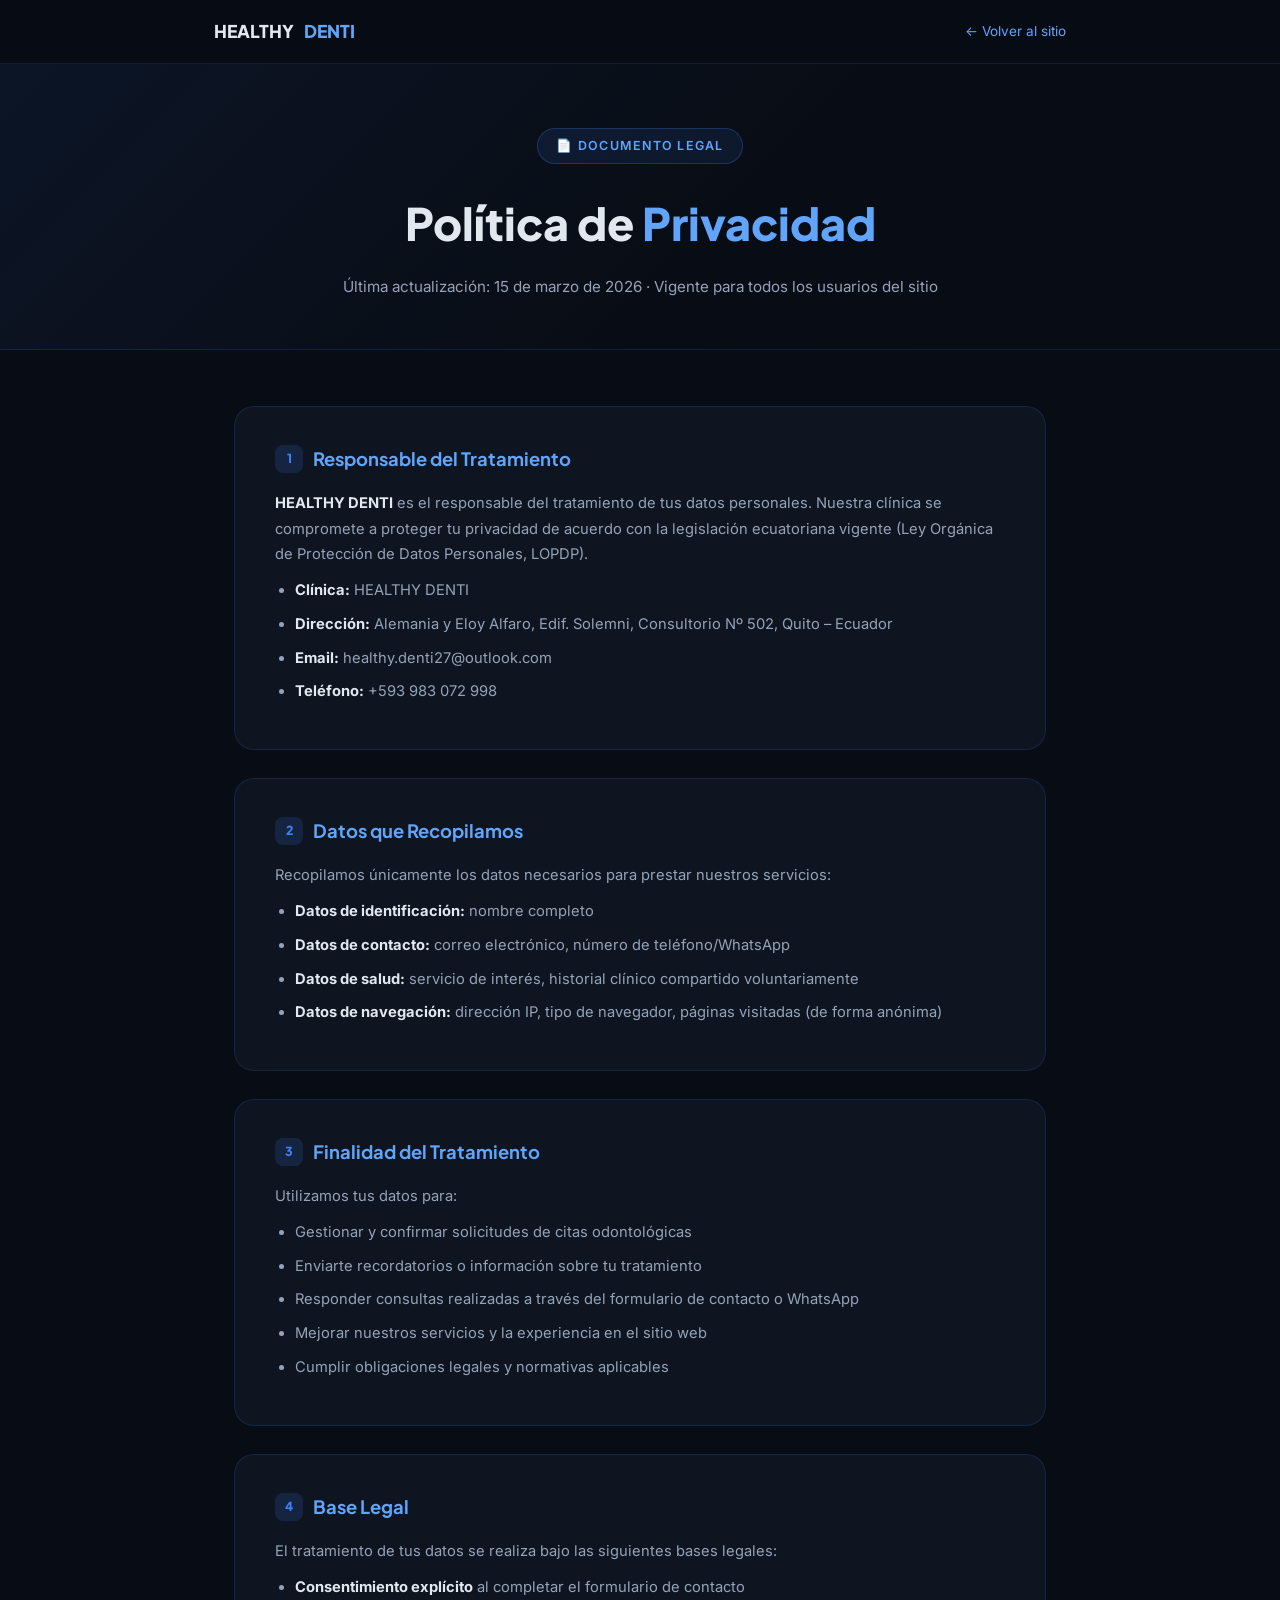
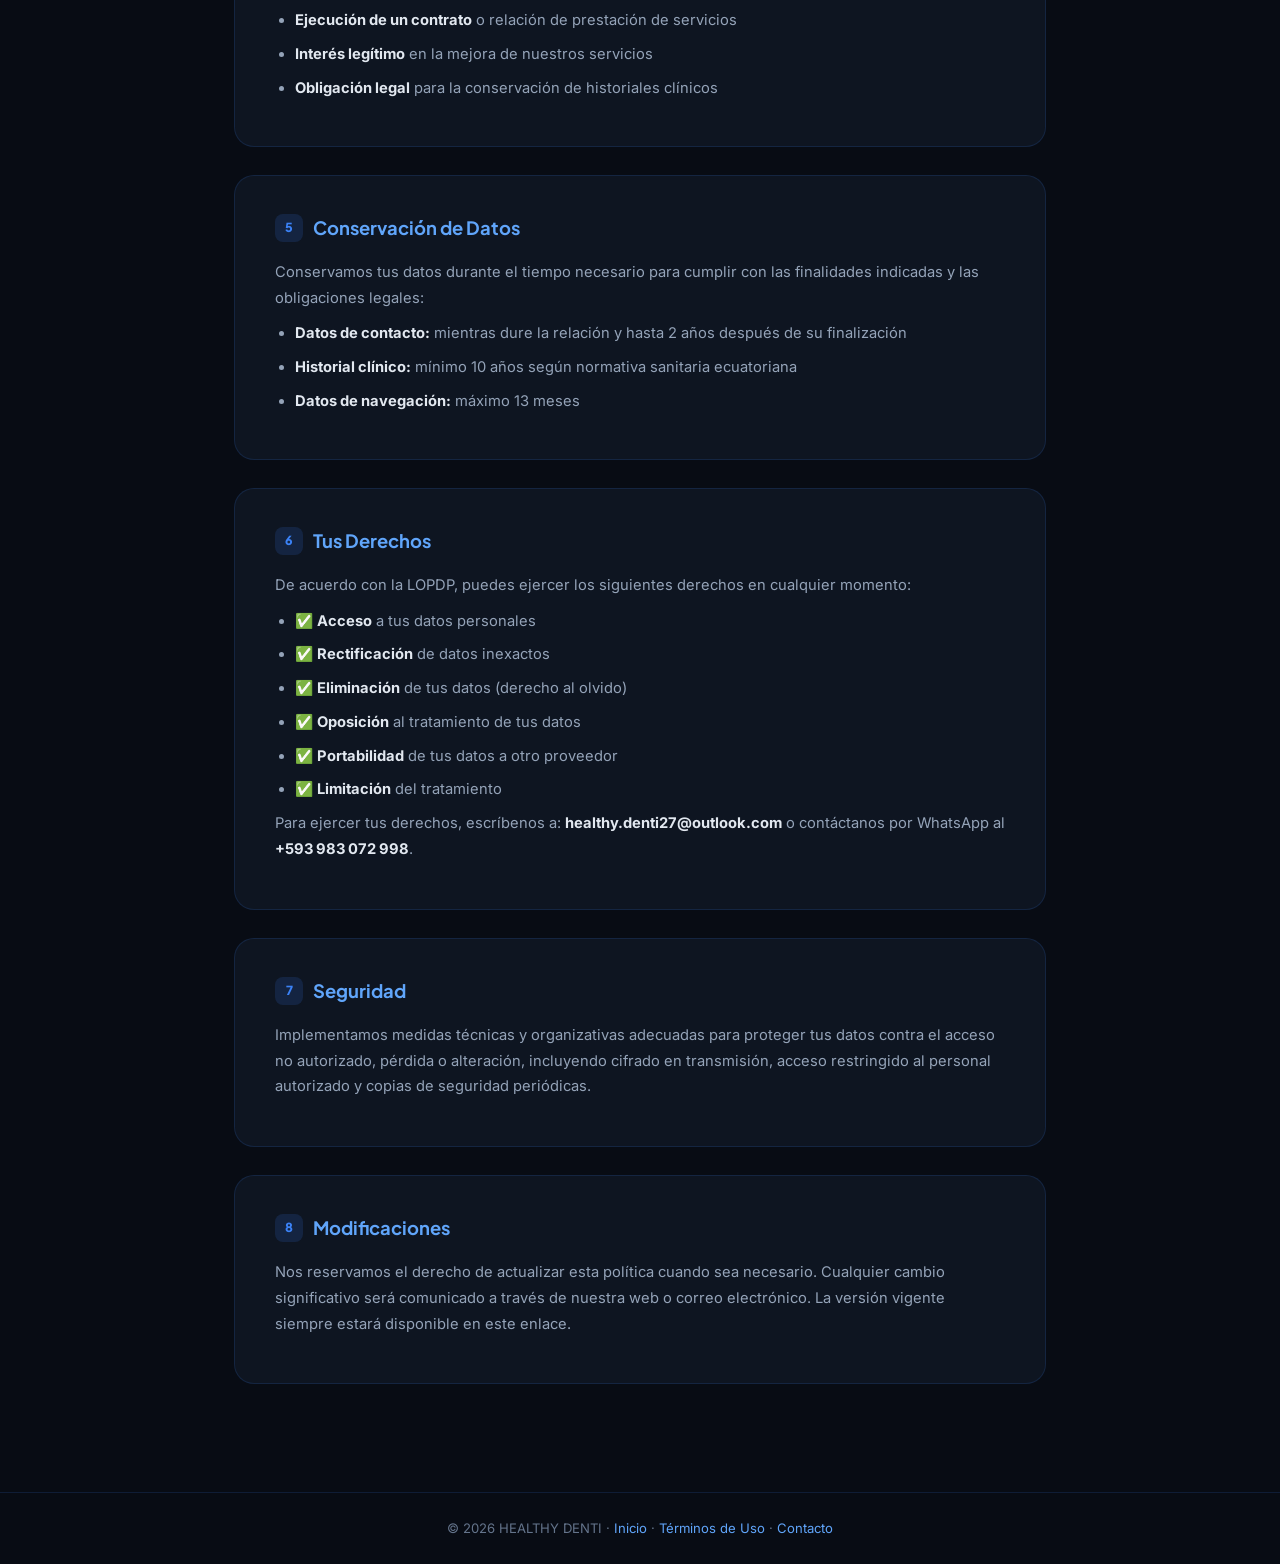
<file: privacidad.html>
<!DOCTYPE html>
<html lang="es">
<head>
  <meta charset="UTF-8" />
  <meta name="viewport" content="width=device-width, initial-scale=1.0" />
  <title>Política de Privacidad | HEALTHY DENTI</title>
  <meta name="robots" content="noindex, nofollow" />
  <link rel="preconnect" href="https://fonts.googleapis.com" />
  <link rel="preconnect" href="https://fonts.gstatic.com" crossorigin />
  <link href="https://fonts.googleapis.com/css2?family=Plus+Jakarta+Sans:wght@400;600;700;800&family=Inter:wght@300;400;500&display=swap" rel="stylesheet" />
  <style>
    *, *::before, *::after { box-sizing: border-box; margin: 0; padding: 0; }
    :root {
      --bg: #080C14;
      --bg-card: #0E1521;
      --border: rgba(59,130,246,0.15);
      --primary: #3B82F6;
      --primary-light: #60A5FA;
      --text: #E2E8F0;
      --text-muted: #94A3B8;
      --text-dim: #64748B;
    }
    body {
      font-family: 'Inter', sans-serif;
      background: var(--bg);
      color: var(--text);
      line-height: 1.75;
      min-height: 100vh;
    }
    /* Topbar */
    .topbar {
      background: rgba(8,12,20,0.95);
      backdrop-filter: blur(12px);
      border-bottom: 1px solid var(--border);
      padding: 16px 0;
      position: sticky; top: 0; z-index: 100;
    }
    .topbar-inner {
      max-width: 900px; margin: 0 auto;
      padding: 0 24px;
      display: flex; align-items: center; justify-content: space-between;
    }
    .topbar-logo {
      font-family: 'Plus Jakarta Sans', sans-serif;
      font-weight: 800; font-size: 1.1rem;
      color: var(--text); text-decoration: none;
      display: flex; align-items: center; gap: 10px;
    }
    .topbar-logo span { color: var(--primary-light); }
    .back-link {
      font-size: 0.85rem; color: var(--primary-light);
      text-decoration: none;
      display: flex; align-items: center; gap: 6px;
      transition: opacity 0.2s;
    }
    .back-link:hover { opacity: 0.75; }

    /* Hero strip */
    .page-hero {
      background: linear-gradient(135deg, rgba(59,130,246,0.08) 0%, transparent 60%);
      border-bottom: 1px solid var(--border);
      padding: 64px 24px 48px;
      text-align: center;
    }
    .page-hero .badge {
      display: inline-flex; align-items: center; gap: 8px;
      font-size: 0.78rem; font-weight: 600; letter-spacing: 0.1em;
      text-transform: uppercase; color: var(--primary-light);
      background: rgba(59,130,246,0.1);
      border: 1px solid rgba(59,130,246,0.25);
      border-radius: 999px; padding: 6px 18px; margin-bottom: 20px;
    }
    .page-hero h1 {
      font-family: 'Plus Jakarta Sans', sans-serif;
      font-size: clamp(1.8rem, 4vw, 2.8rem); font-weight: 800;
      margin-bottom: 12px;
    }
    .page-hero h1 span { color: var(--primary-light); }
    .page-hero p { font-size: 0.95rem; color: var(--text-muted); }

    /* Content */
    .content {
      max-width: 860px; margin: 0 auto;
      padding: 56px 24px 80px;
    }
    .section-block {
      background: var(--bg-card);
      border: 1px solid var(--border);
      border-radius: 20px;
      padding: 36px 40px;
      margin-bottom: 28px;
    }
    .section-block h2 {
      font-family: 'Plus Jakarta Sans', sans-serif;
      font-size: 1.15rem; font-weight: 700;
      color: var(--primary-light);
      margin-bottom: 16px;
      display: flex; align-items: center; gap: 10px;
    }
    .section-block h2 .num {
      width: 28px; height: 28px; border-radius: 8px;
      background: rgba(59,130,246,0.15);
      display: flex; align-items: center; justify-content: center;
      font-size: 0.78rem; font-weight: 800; color: var(--primary);
      flex-shrink: 0;
    }
    .section-block p, .section-block li {
      font-size: 0.92rem; color: var(--text-muted); margin-bottom: 10px;
    }
    .section-block ul { padding-left: 20px; }
    .section-block li { margin-bottom: 8px; }
    .section-block strong { color: var(--text); }

    /* Footer */
    .page-footer {
      text-align: center;
      padding: 24px;
      border-top: 1px solid var(--border);
      font-size: 0.82rem; color: var(--text-dim);
    }
    .page-footer a { color: var(--primary-light); text-decoration: none; }
    .page-footer a:hover { text-decoration: underline; }

    @media (max-width: 600px) {
      .section-block { padding: 24px 20px; }
    }
  </style>
</head>
<body>

  <div class="topbar">
    <div class="topbar-inner">
      <a href="index.html" class="topbar-logo">HEALTHY <span>DENTI</span></a>
      <a href="index.html" class="back-link">← Volver al sitio</a>
    </div>
  </div>

  <div class="page-hero">
    <div class="badge">📄 Documento Legal</div>
    <h1>Política de <span>Privacidad</span></h1>
    <p>Última actualización: 15 de marzo de 2026 · Vigente para todos los usuarios del sitio</p>
  </div>

  <div class="content">

    <div class="section-block">
      <h2><span class="num">1</span> Responsable del Tratamiento</h2>
      <p><strong>HEALTHY DENTI</strong> es el responsable del tratamiento de tus datos personales. Nuestra clínica se compromete a proteger tu privacidad de acuerdo con la legislación ecuatoriana vigente (Ley Orgánica de Protección de Datos Personales, LOPDP).</p>
      <ul>
        <li><strong>Clínica:</strong> HEALTHY DENTI</li>
        <li><strong>Dirección:</strong> Alemania y Eloy Alfaro, Edif. Solemni, Consultorio Nº 502, Quito – Ecuador</li>
        <li><strong>Email:</strong> healthy.denti27@outlook.com</li>
        <li><strong>Teléfono:</strong> +593 983 072 998</li>
      </ul>
    </div>

    <div class="section-block">
      <h2><span class="num">2</span> Datos que Recopilamos</h2>
      <p>Recopilamos únicamente los datos necesarios para prestar nuestros servicios:</p>
      <ul>
        <li><strong>Datos de identificación:</strong> nombre completo</li>
        <li><strong>Datos de contacto:</strong> correo electrónico, número de teléfono/WhatsApp</li>
        <li><strong>Datos de salud:</strong> servicio de interés, historial clínico compartido voluntariamente</li>
        <li><strong>Datos de navegación:</strong> dirección IP, tipo de navegador, páginas visitadas (de forma anónima)</li>
      </ul>
    </div>

    <div class="section-block">
      <h2><span class="num">3</span> Finalidad del Tratamiento</h2>
      <p>Utilizamos tus datos para:</p>
      <ul>
        <li>Gestionar y confirmar solicitudes de citas odontológicas</li>
        <li>Enviarte recordatorios o información sobre tu tratamiento</li>
        <li>Responder consultas realizadas a través del formulario de contacto o WhatsApp</li>
        <li>Mejorar nuestros servicios y la experiencia en el sitio web</li>
        <li>Cumplir obligaciones legales y normativas aplicables</li>
      </ul>
    </div>

    <div class="section-block">
      <h2><span class="num">4</span> Base Legal</h2>
      <p>El tratamiento de tus datos se realiza bajo las siguientes bases legales:</p>
      <ul>
        <li><strong>Consentimiento explícito</strong> al completar el formulario de contacto</li>
        <li><strong>Ejecución de un contrato</strong> o relación de prestación de servicios</li>
        <li><strong>Interés legítimo</strong> en la mejora de nuestros servicios</li>
        <li><strong>Obligación legal</strong> para la conservación de historiales clínicos</li>
      </ul>
    </div>

    <div class="section-block">
      <h2><span class="num">5</span> Conservación de Datos</h2>
      <p>Conservamos tus datos durante el tiempo necesario para cumplir con las finalidades indicadas y las obligaciones legales:</p>
      <ul>
        <li><strong>Datos de contacto:</strong> mientras dure la relación y hasta 2 años después de su finalización</li>
        <li><strong>Historial clínico:</strong> mínimo 10 años según normativa sanitaria ecuatoriana</li>
        <li><strong>Datos de navegación:</strong> máximo 13 meses</li>
      </ul>
    </div>

    <div class="section-block">
      <h2><span class="num">6</span> Tus Derechos</h2>
      <p>De acuerdo con la LOPDP, puedes ejercer los siguientes derechos en cualquier momento:</p>
      <ul>
        <li>✅ <strong>Acceso</strong> a tus datos personales</li>
        <li>✅ <strong>Rectificación</strong> de datos inexactos</li>
        <li>✅ <strong>Eliminación</strong> de tus datos (derecho al olvido)</li>
        <li>✅ <strong>Oposición</strong> al tratamiento de tus datos</li>
        <li>✅ <strong>Portabilidad</strong> de tus datos a otro proveedor</li>
        <li>✅ <strong>Limitación</strong> del tratamiento</li>
      </ul>
      <p>Para ejercer tus derechos, escríbenos a: <strong>healthy.denti27@outlook.com</strong> o contáctanos por WhatsApp al <strong>+593 983 072 998</strong>.</p>
    </div>

    <div class="section-block">
      <h2><span class="num">7</span> Seguridad</h2>
      <p>Implementamos medidas técnicas y organizativas adecuadas para proteger tus datos contra el acceso no autorizado, pérdida o alteración, incluyendo cifrado en transmisión, acceso restringido al personal autorizado y copias de seguridad periódicas.</p>
    </div>

    <div class="section-block">
      <h2><span class="num">8</span> Modificaciones</h2>
      <p>Nos reservamos el derecho de actualizar esta política cuando sea necesario. Cualquier cambio significativo será comunicado a través de nuestra web o correo electrónico. La versión vigente siempre estará disponible en este enlace.</p>
    </div>

  </div>

  <div class="page-footer">
    <p>© 2026 HEALTHY DENTI · <a href="index.html">Inicio</a> · <a href="terminos.html">Términos de Uso</a> · <a href="mailto:healthy.denti27@outlook.com">Contacto</a></p>
  </div>

</body>
</html>
</file>
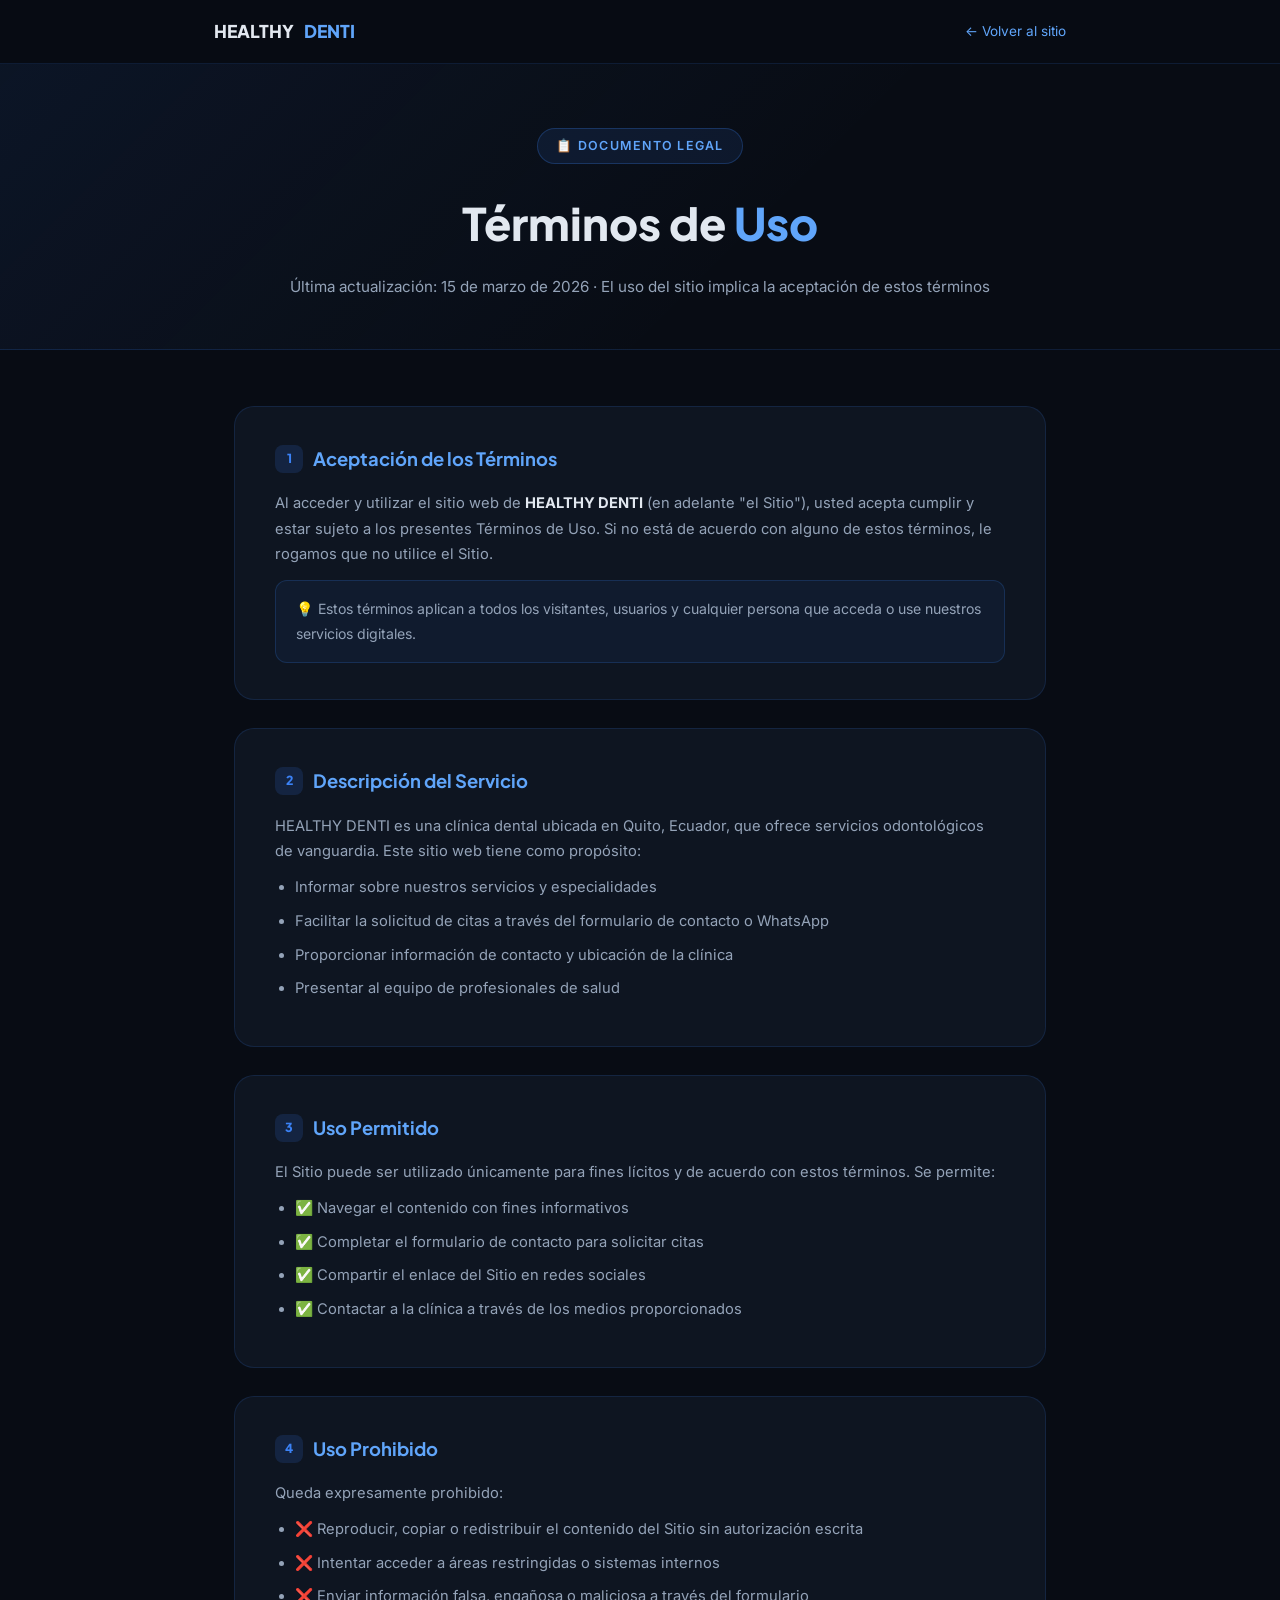
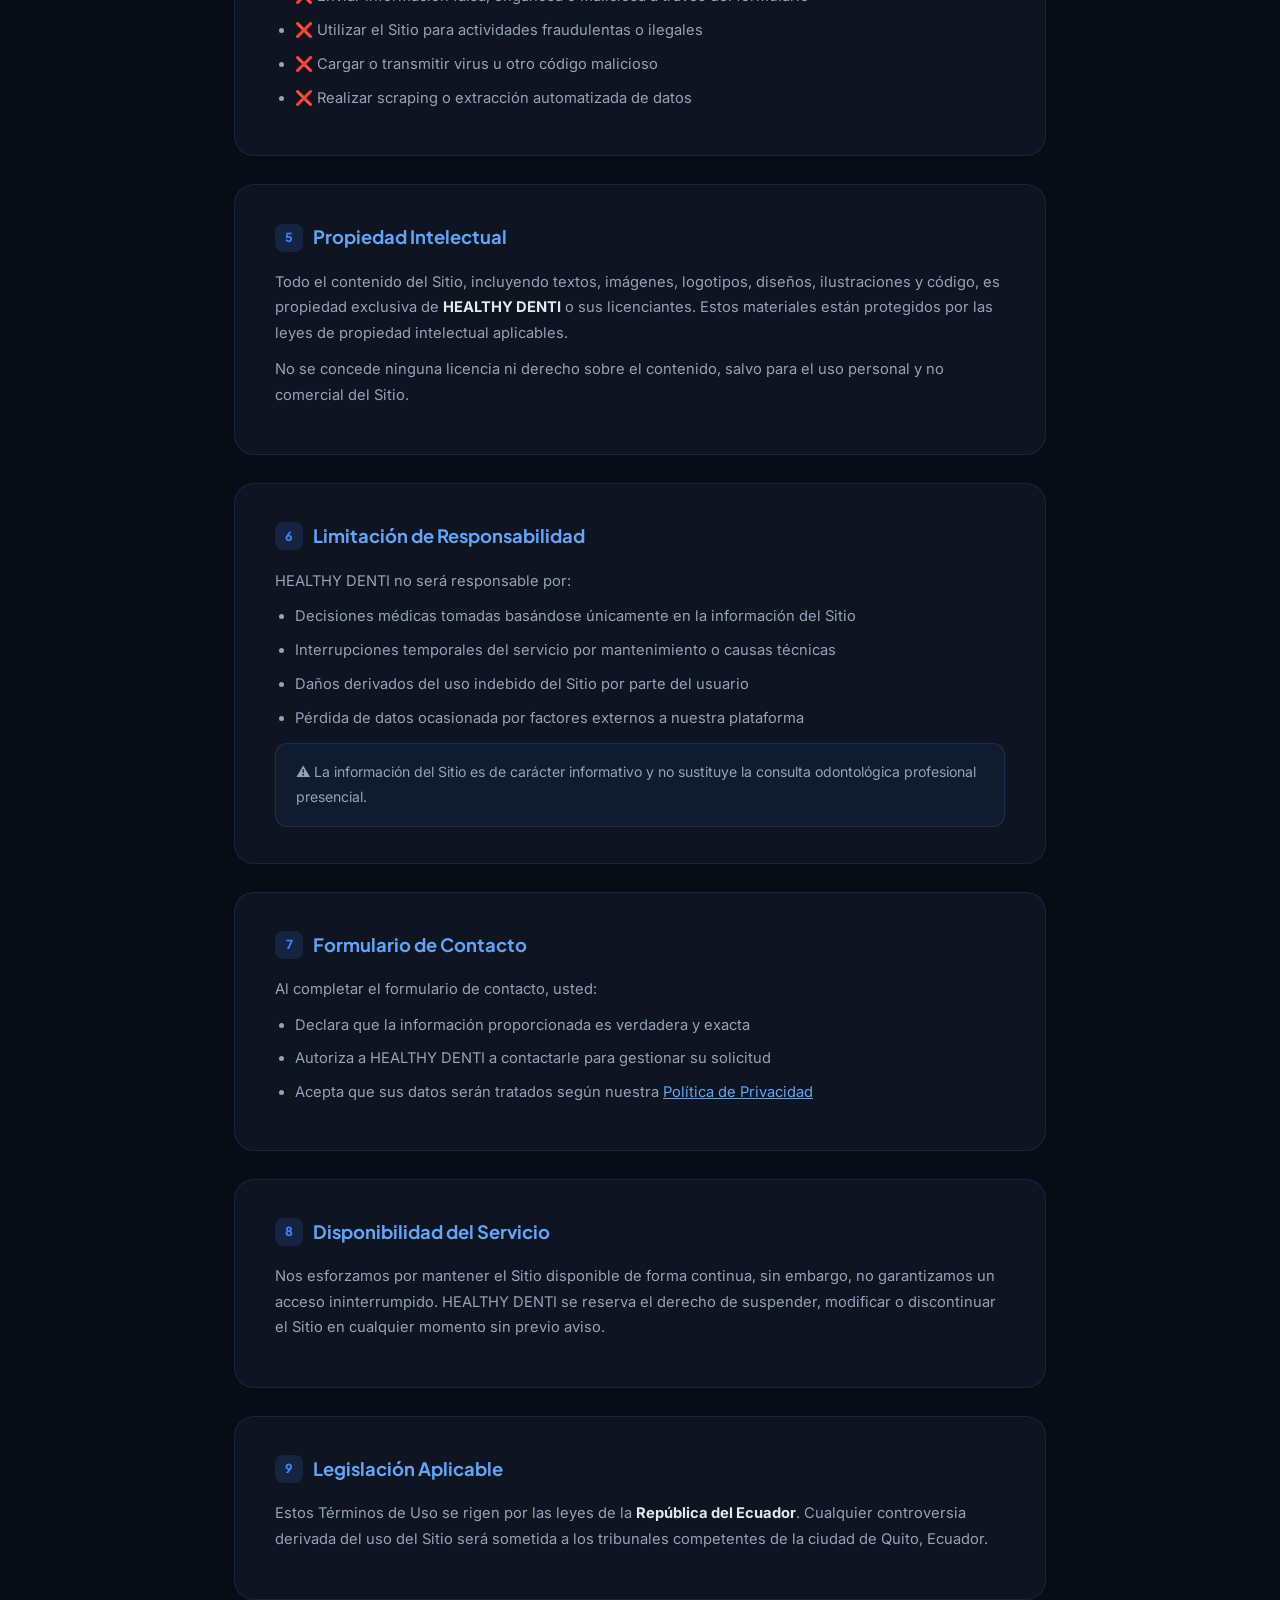
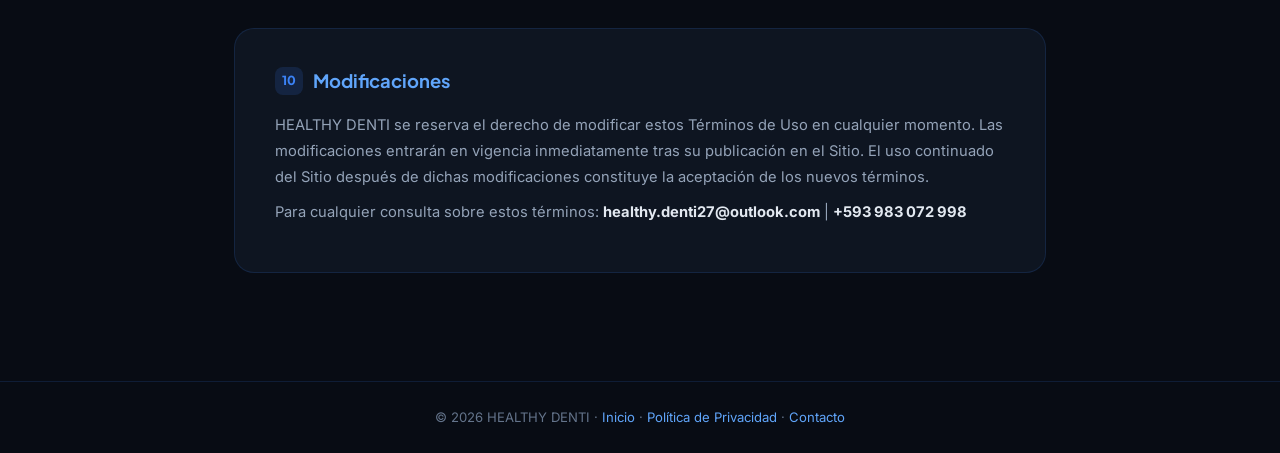
<file: terminos.html>
<!DOCTYPE html>
<html lang="es">
<head>
  <meta charset="UTF-8" />
  <meta name="viewport" content="width=device-width, initial-scale=1.0" />
  <title>Términos de Uso | HEALTHY DENTI</title>
  <meta name="robots" content="noindex, nofollow" />
  <link rel="preconnect" href="https://fonts.googleapis.com" />
  <link rel="preconnect" href="https://fonts.gstatic.com" crossorigin />
  <link href="https://fonts.googleapis.com/css2?family=Plus+Jakarta+Sans:wght@400;600;700;800&family=Inter:wght@300;400;500&display=swap" rel="stylesheet" />
  <style>
    *, *::before, *::after { box-sizing: border-box; margin: 0; padding: 0; }
    :root {
      --bg: #080C14;
      --bg-card: #0E1521;
      --border: rgba(59,130,246,0.15);
      --primary: #3B82F6;
      --primary-light: #60A5FA;
      --text: #E2E8F0;
      --text-muted: #94A3B8;
      --text-dim: #64748B;
    }
    body {
      font-family: 'Inter', sans-serif;
      background: var(--bg);
      color: var(--text);
      line-height: 1.75;
      min-height: 100vh;
    }
    .topbar {
      background: rgba(8,12,20,0.95);
      backdrop-filter: blur(12px);
      border-bottom: 1px solid var(--border);
      padding: 16px 0;
      position: sticky; top: 0; z-index: 100;
    }
    .topbar-inner {
      max-width: 900px; margin: 0 auto;
      padding: 0 24px;
      display: flex; align-items: center; justify-content: space-between;
    }
    .topbar-logo {
      font-family: 'Plus Jakarta Sans', sans-serif;
      font-weight: 800; font-size: 1.1rem;
      color: var(--text); text-decoration: none;
      display: flex; align-items: center; gap: 10px;
    }
    .topbar-logo span { color: var(--primary-light); }
    .back-link {
      font-size: 0.85rem; color: var(--primary-light);
      text-decoration: none;
      display: flex; align-items: center; gap: 6px;
      transition: opacity 0.2s;
    }
    .back-link:hover { opacity: 0.75; }
    .page-hero {
      background: linear-gradient(135deg, rgba(59,130,246,0.08) 0%, transparent 60%);
      border-bottom: 1px solid var(--border);
      padding: 64px 24px 48px;
      text-align: center;
    }
    .page-hero .badge {
      display: inline-flex; align-items: center; gap: 8px;
      font-size: 0.78rem; font-weight: 600; letter-spacing: 0.1em;
      text-transform: uppercase; color: var(--primary-light);
      background: rgba(59,130,246,0.1);
      border: 1px solid rgba(59,130,246,0.25);
      border-radius: 999px; padding: 6px 18px; margin-bottom: 20px;
    }
    .page-hero h1 {
      font-family: 'Plus Jakarta Sans', sans-serif;
      font-size: clamp(1.8rem, 4vw, 2.8rem); font-weight: 800;
      margin-bottom: 12px;
    }
    .page-hero h1 span { color: var(--primary-light); }
    .page-hero p { font-size: 0.95rem; color: var(--text-muted); }
    .content {
      max-width: 860px; margin: 0 auto;
      padding: 56px 24px 80px;
    }
    .section-block {
      background: var(--bg-card);
      border: 1px solid var(--border);
      border-radius: 20px;
      padding: 36px 40px;
      margin-bottom: 28px;
    }
    .section-block h2 {
      font-family: 'Plus Jakarta Sans', sans-serif;
      font-size: 1.15rem; font-weight: 700;
      color: var(--primary-light);
      margin-bottom: 16px;
      display: flex; align-items: center; gap: 10px;
    }
    .section-block h2 .num {
      width: 28px; height: 28px; border-radius: 8px;
      background: rgba(59,130,246,0.15);
      display: flex; align-items: center; justify-content: center;
      font-size: 0.78rem; font-weight: 800; color: var(--primary);
      flex-shrink: 0;
    }
    .section-block p, .section-block li {
      font-size: 0.92rem; color: var(--text-muted); margin-bottom: 10px;
    }
    .section-block ul { padding-left: 20px; }
    .section-block li { margin-bottom: 8px; }
    .section-block strong { color: var(--text); }
    .highlight-box {
      background: rgba(59,130,246,0.06);
      border: 1px solid rgba(59,130,246,0.2);
      border-radius: 12px; padding: 16px 20px;
      margin-top: 12px;
      font-size: 0.88rem; color: var(--text-muted);
    }
    .page-footer {
      text-align: center;
      padding: 24px;
      border-top: 1px solid var(--border);
      font-size: 0.82rem; color: var(--text-dim);
    }
    .page-footer a { color: var(--primary-light); text-decoration: none; }
    .page-footer a:hover { text-decoration: underline; }
    @media (max-width: 600px) {
      .section-block { padding: 24px 20px; }
    }
  </style>
</head>
<body>

  <div class="topbar">
    <div class="topbar-inner">
      <a href="index.html" class="topbar-logo">HEALTHY <span>DENTI</span></a>
      <a href="index.html" class="back-link">← Volver al sitio</a>
    </div>
  </div>

  <div class="page-hero">
    <div class="badge">📋 Documento Legal</div>
    <h1>Términos de <span>Uso</span></h1>
    <p>Última actualización: 15 de marzo de 2026 · El uso del sitio implica la aceptación de estos términos</p>
  </div>

  <div class="content">

    <div class="section-block">
      <h2><span class="num">1</span> Aceptación de los Términos</h2>
      <p>Al acceder y utilizar el sitio web de <strong>HEALTHY DENTI</strong> (en adelante "el Sitio"), usted acepta cumplir y estar sujeto a los presentes Términos de Uso. Si no está de acuerdo con alguno de estos términos, le rogamos que no utilice el Sitio.</p>
      <div class="highlight-box">
        💡 Estos términos aplican a todos los visitantes, usuarios y cualquier persona que acceda o use nuestros servicios digitales.
      </div>
    </div>

    <div class="section-block">
      <h2><span class="num">2</span> Descripción del Servicio</h2>
      <p>HEALTHY DENTI es una clínica dental ubicada en Quito, Ecuador, que ofrece servicios odontológicos de vanguardia. Este sitio web tiene como propósito:</p>
      <ul>
        <li>Informar sobre nuestros servicios y especialidades</li>
        <li>Facilitar la solicitud de citas a través del formulario de contacto o WhatsApp</li>
        <li>Proporcionar información de contacto y ubicación de la clínica</li>
        <li>Presentar al equipo de profesionales de salud</li>
      </ul>
    </div>

    <div class="section-block">
      <h2><span class="num">3</span> Uso Permitido</h2>
      <p>El Sitio puede ser utilizado únicamente para fines lícitos y de acuerdo con estos términos. Se permite:</p>
      <ul>
        <li>✅ Navegar el contenido con fines informativos</li>
        <li>✅ Completar el formulario de contacto para solicitar citas</li>
        <li>✅ Compartir el enlace del Sitio en redes sociales</li>
        <li>✅ Contactar a la clínica a través de los medios proporcionados</li>
      </ul>
    </div>

    <div class="section-block">
      <h2><span class="num">4</span> Uso Prohibido</h2>
      <p>Queda expresamente prohibido:</p>
      <ul>
        <li>❌ Reproducir, copiar o redistribuir el contenido del Sitio sin autorización escrita</li>
        <li>❌ Intentar acceder a áreas restringidas o sistemas internos</li>
        <li>❌ Enviar información falsa, engañosa o maliciosa a través del formulario</li>
        <li>❌ Utilizar el Sitio para actividades fraudulentas o ilegales</li>
        <li>❌ Cargar o transmitir virus u otro código malicioso</li>
        <li>❌ Realizar scraping o extracción automatizada de datos</li>
      </ul>
    </div>

    <div class="section-block">
      <h2><span class="num">5</span> Propiedad Intelectual</h2>
      <p>Todo el contenido del Sitio, incluyendo textos, imágenes, logotipos, diseños, ilustraciones y código, es propiedad exclusiva de <strong>HEALTHY DENTI</strong> o sus licenciantes. Estos materiales están protegidos por las leyes de propiedad intelectual aplicables.</p>
      <p>No se concede ninguna licencia ni derecho sobre el contenido, salvo para el uso personal y no comercial del Sitio.</p>
    </div>

    <div class="section-block">
      <h2><span class="num">6</span> Limitación de Responsabilidad</h2>
      <p>HEALTHY DENTI no será responsable por:</p>
      <ul>
        <li>Decisiones médicas tomadas basándose únicamente en la información del Sitio</li>
        <li>Interrupciones temporales del servicio por mantenimiento o causas técnicas</li>
        <li>Daños derivados del uso indebido del Sitio por parte del usuario</li>
        <li>Pérdida de datos ocasionada por factores externos a nuestra plataforma</li>
      </ul>
      <div class="highlight-box">
        ⚠️ La información del Sitio es de carácter informativo y no sustituye la consulta odontológica profesional presencial.
      </div>
    </div>

    <div class="section-block">
      <h2><span class="num">7</span> Formulario de Contacto</h2>
      <p>Al completar el formulario de contacto, usted:</p>
      <ul>
        <li>Declara que la información proporcionada es verdadera y exacta</li>
        <li>Autoriza a HEALTHY DENTI a contactarle para gestionar su solicitud</li>
        <li>Acepta que sus datos serán tratados según nuestra <a href="privacidad.html" style="color:var(--primary-light)">Política de Privacidad</a></li>
      </ul>
    </div>

    <div class="section-block">
      <h2><span class="num">8</span> Disponibilidad del Servicio</h2>
      <p>Nos esforzamos por mantener el Sitio disponible de forma continua, sin embargo, no garantizamos un acceso ininterrumpido. HEALTHY DENTI se reserva el derecho de suspender, modificar o discontinuar el Sitio en cualquier momento sin previo aviso.</p>
    </div>

    <div class="section-block">
      <h2><span class="num">9</span> Legislación Aplicable</h2>
      <p>Estos Términos de Uso se rigen por las leyes de la <strong>República del Ecuador</strong>. Cualquier controversia derivada del uso del Sitio será sometida a los tribunales competentes de la ciudad de Quito, Ecuador.</p>
    </div>

    <div class="section-block">
      <h2><span class="num">10</span> Modificaciones</h2>
      <p>HEALTHY DENTI se reserva el derecho de modificar estos Términos de Uso en cualquier momento. Las modificaciones entrarán en vigencia inmediatamente tras su publicación en el Sitio. El uso continuado del Sitio después de dichas modificaciones constituye la aceptación de los nuevos términos.</p>
      <p>Para cualquier consulta sobre estos términos: <strong>healthy.denti27@outlook.com</strong> | <strong>+593 983 072 998</strong></p>
    </div>

  </div>

  <div class="page-footer">
    <p>© 2026 HEALTHY DENTI · <a href="index.html">Inicio</a> · <a href="privacidad.html">Política de Privacidad</a> · <a href="mailto:healthy.denti27@outlook.com">Contacto</a></p>
  </div>

</body>
</html>
</file>
